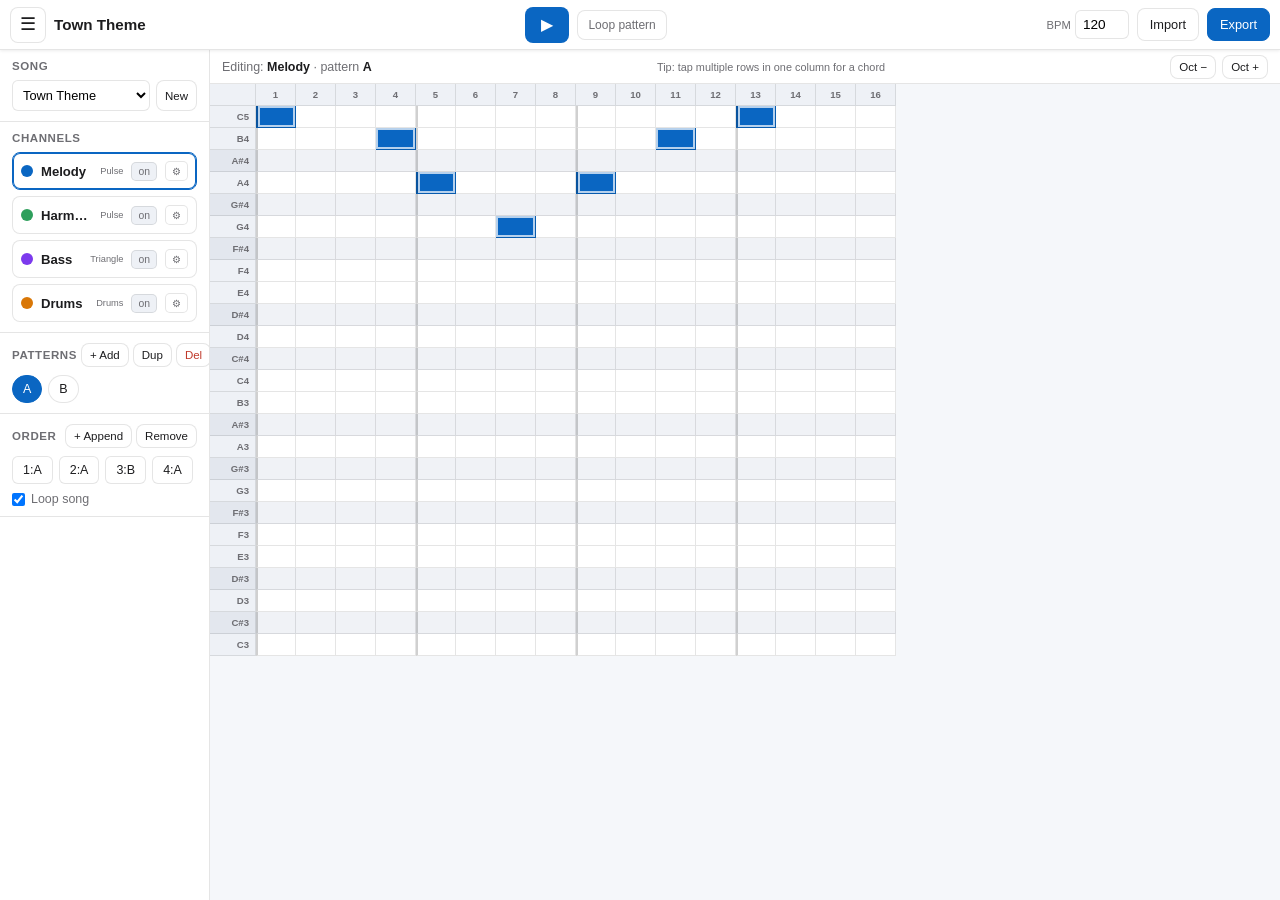
<file: tracker.html>
<!DOCTYPE html>
<html lang="en">
<head>
    <meta charset="UTF-8">
    <meta name="viewport" content="width=device-width, initial-scale=1.0, user-scalable=no, viewport-fit=cover">
    <meta name="apple-mobile-web-app-capable" content="yes">
    <meta name="mobile-web-app-capable" content="yes">
    <title>Echoes — Chiptune Studio</title>
    <link rel="stylesheet" href="tracker.css">
</head>
<body>
    <!-- Header -->
    <header class="app-header">
        <div class="header-left">
            <button class="icon-btn" id="sidebarToggle" title="Toggle panel">☰</button>
            <button class="song-title" id="songTitle">Untitled</button>
        </div>

        <div class="header-center">
            <button class="transport-btn" id="playBtn" title="Play / Stop">▶</button>
            <button class="toggle-chip" id="loopPatternBtn" title="Loop the current pattern while editing">Loop pattern</button>
        </div>

        <div class="header-right">
            <label class="tempo">BPM
                <input type="number" id="tempoInput" min="40" max="280" step="1" value="120">
            </label>
            <button class="ghost-btn" id="importBtn">Import</button>
            <button class="primary-btn" id="exportBtn">Export</button>
            <input type="file" id="importFile" accept="application/json,.json" hidden>
        </div>
    </header>

    <!-- Main -->
    <div class="main-area">
        <!-- Sidebar -->
        <aside class="sidebar" id="sidebar">
            <!-- Song switcher -->
            <div class="panel">
                <div class="panel-title">Song</div>
                <div class="song-switch">
                    <select id="songSelect"></select>
                    <button class="ghost-btn sm" id="newSongBtn">New</button>
                </div>
            </div>

            <!-- Channels -->
            <div class="panel">
                <div class="panel-title">Channels</div>
                <div class="channel-list" id="channelList"></div>
            </div>

            <!-- Patterns -->
            <div class="panel">
                <div class="panel-title">
                    Patterns
                    <span class="panel-actions">
                        <button class="ghost-btn sm" id="addPatternBtn">+ Add</button>
                        <button class="ghost-btn sm" id="dupPatternBtn">Dup</button>
                        <button class="ghost-btn sm danger" id="delPatternBtn">Del</button>
                    </span>
                </div>
                <div class="chip-row" id="patternList"></div>
            </div>

            <!-- Order -->
            <div class="panel">
                <div class="panel-title">
                    Order
                    <span class="panel-actions">
                        <button class="ghost-btn sm" id="orderAddBtn">+ Append</button>
                        <button class="ghost-btn sm" id="orderRemoveBtn">Remove</button>
                    </span>
                </div>
                <div class="chip-row" id="orderList"></div>
                <label class="loop-row">
                    <input type="checkbox" id="loopSongChk" checked> Loop song
                </label>
            </div>
        </aside>

        <!-- Canvas -->
        <div class="canvas-container">
            <div class="canvas-bar">
                <span class="editing-label">Editing:
                    <b id="editingChannel">Melody</b> ·
                    pattern <b id="editingPattern">A</b>
                </span>
                <span class="hint" id="chordHint">Tip: tap multiple rows in one column for a chord</span>
                <span class="octave-ctrl" id="octaveCtrl">
                    <button class="ghost-btn sm" id="octDown">Oct −</button>
                    <button class="ghost-btn sm" id="octUp">Oct +</button>
                </span>
            </div>
            <div class="grid-wrap" id="gridWrap">
                <div class="grid" id="grid"></div>
            </div>
        </div>
    </div>

    <!-- Channel settings modal -->
    <div class="modal" id="channelModal">
        <div class="modal-content">
            <div class="modal-title" id="channelModalTitle">Channel</div>

            <!-- Instrument -->
            <div class="form-group">
                <label>Instrument</label>
                <div class="seg seg-wrap" id="instrumentSeg">
                    <button data-type="pulse">Pulse</button>
                    <button data-type="triangle">Triangle</button>
                    <button data-type="bell">Bell</button>
                    <button data-type="strings">Strings</button>
                    <button data-type="choir">Choir</button>
                    <button data-type="noise">Drums</button>
                </div>
            </div>

            <!-- Pulse: duty -->
            <div class="form-group" id="dutyGroup">
                <label>Duty cycle (pulse tone)</label>
                <div class="seg" id="dutySeg">
                    <button data-duty="0.125">12.5%</button>
                    <button data-duty="0.25">25%</button>
                    <button data-duty="0.5">50%</button>
                    <button data-duty="0.75">75%</button>
                </div>
            </div>

            <!-- Bell: ring-out -->
            <div class="form-group" id="bellDecayGroup">
                <label>Bell ring-out <span id="bellDecayVal">1.3</span>×</label>
                <input type="range" id="bellDecayRange" min="0.4" max="2.5" step="0.1" value="1.3">
            </div>

            <!-- Strings -->
            <div class="form-group" id="strAttackGroup">
                <label>Strings attack <span id="strAttackVal">0.06</span>s</label>
                <input type="range" id="strAttackRange" min="0.01" max="0.40" step="0.01" value="0.06">
            </div>
            <div class="form-group" id="strReleaseGroup">
                <label>Strings release <span id="strReleaseVal">0.40</span>s</label>
                <input type="range" id="strReleaseRange" min="0.10" max="1.20" step="0.05" value="0.40">
            </div>
            <div class="form-group" id="strDetuneGroup">
                <label>Ensemble detune <span id="strDetuneVal">8</span>¢</label>
                <input type="range" id="strDetuneRange" min="0" max="20" step="1" value="8">
            </div>

            <!-- Choir -->
            <div class="form-group" id="choVowelGroup">
                <label>Choir vowel</label>
                <div class="seg" id="vowelSeg">
                    <button data-vowel="ah">Ah</button>
                    <button data-vowel="oo">Oo</button>
                    <button data-vowel="ee">Ee</button>
                </div>
            </div>
            <div class="form-group" id="choAttackGroup">
                <label>Choir attack <span id="choAttackVal">0.07</span>s</label>
                <input type="range" id="choAttackRange" min="0.01" max="0.40" step="0.01" value="0.07">
            </div>
            <div class="form-group" id="choReleaseGroup">
                <label>Choir release <span id="choReleaseVal">0.50</span>s</label>
                <input type="range" id="choReleaseRange" min="0.10" max="1.20" step="0.05" value="0.50">
            </div>

            <!-- Echo (works on any instrument) -->
            <div class="form-group" id="echoOnGroup">
                <label>Echo</label>
                <div class="seg" id="echoSeg">
                    <button data-echo="0">Off</button>
                    <button data-echo="1">On</button>
                </div>
            </div>
            <div class="form-group" id="echoBeatsGroup">
                <label>Echo delay <span id="echoBeatsVal">½</span> beat</label>
                <div class="seg" id="echoBeatsSeg">
                    <button data-beats="0.5">½</button>
                    <button data-beats="0.75">¾</button>
                    <button data-beats="1">1</button>
                    <button data-beats="1.5">1½</button>
                </div>
            </div>
            <div class="form-group" id="echoFbGroup">
                <label>Echo repeats <span id="echoFbVal">0.40</span></label>
                <input type="range" id="echoFbRange" min="0" max="0.9" step="0.05" value="0.4">
            </div>
            <div class="form-group" id="echoMixGroup">
                <label>Echo mix <span id="echoMixVal">0.35</span></label>
                <input type="range" id="echoMixRange" min="0" max="1" step="0.05" value="0.35">
            </div>

            <!-- Volume (always) -->
            <div class="form-group">
                <label>Volume <span id="volVal">0.80</span></label>
                <input type="range" id="volRange" min="0" max="1" step="0.05" value="0.8">
            </div>

            <div class="button-group">
                <button class="secondary" id="channelModalClose">Done</button>
            </div>
        </div>
    </div>

    <div class="toast" id="toast"></div>

    <script type="module" src="tracker.js"></script>
</body>
</html>
</file>
<file: tracker.css>
/* ============================================
   Echoes — Chiptune Studio (editor styles)
   Light theme adapted from the provided reference.
   Optimized for a phone held in landscape.
   ============================================ */

* { margin: 0; padding: 0; box-sizing: border-box; -webkit-tap-highlight-color: transparent; }

:root {
    --bg: #F5F7FA;
    --surface: #FFFFFF;
    --surface-2: #EEF1F6;
    --text: #1D1D1F;
    --text-soft: #6E6E73;
    --border: rgba(0,0,0,0.10);
    --border-strong: rgba(0,0,0,0.18);
    --accent: #0A66C2;
    --accent-hover: #084A8E;

    /* channel colors */
    --ch-pulse1: #0A66C2;   /* Melody  */
    --ch-pulse2: #2E9F5C;   /* Harmony */
    --ch-triangle: #7C3AED; /* Bass    */
    --ch-noise: #D97706;    /* Drums   */

    --shadow-sm: 0 1px 3px rgba(0,0,0,0.08);
    --shadow-md: 0 6px 24px rgba(0,0,0,0.12);

    --header-h: 50px;
    --sidebar-w: 210px;
}

html, body { height: 100%; }
body {
    font-family: -apple-system, BlinkMacSystemFont, 'Segoe UI', Roboto, sans-serif;
    background: var(--bg);
    color: var(--text);
    overflow: hidden;
    display: flex;
    flex-direction: column;
    user-select: none;
    -webkit-user-select: none;
    touch-action: manipulation;
}

/* ---------- Header ---------- */
.app-header {
    height: var(--header-h);
    flex: 0 0 var(--header-h);
    background: var(--surface);
    border-bottom: 1px solid var(--border);
    box-shadow: var(--shadow-sm);
    display: flex;
    align-items: center;
    justify-content: space-between;
    padding: 0 10px;
    gap: 8px;
    z-index: 20;
}
.header-left, .header-center, .header-right { display: flex; align-items: center; gap: 8px; }

.icon-btn {
    width: 36px; height: 36px;
    border: 1px solid var(--border);
    background: var(--surface);
    border-radius: 8px;
    font-size: 1.1rem;
    color: var(--text);
    cursor: pointer;
}
.icon-btn:active { background: var(--surface-2); }

.song-title {
    font-size: 0.95rem;
    font-weight: 600;
    color: var(--text);
    background: none;
    border: none;
    border-bottom: 1px dashed transparent;
    cursor: pointer;
    max-width: 30vw;
    overflow: hidden;
    text-overflow: ellipsis;
    white-space: nowrap;
}
.song-title:active { border-bottom-color: var(--accent); }

.transport-btn {
    width: 44px; height: 36px;
    border: none;
    background: var(--accent);
    color: #fff;
    border-radius: 8px;
    font-size: 1rem;
    cursor: pointer;
}
.transport-btn.playing { background: #C0392B; }

.toggle-chip {
    font-size: 0.75rem;
    padding: 7px 10px;
    border-radius: 8px;
    border: 1px solid var(--border);
    background: var(--surface);
    color: var(--text-soft);
    cursor: pointer;
    white-space: nowrap;
}
.toggle-chip.active {
    background: var(--accent);
    color: #fff;
    border-color: var(--accent);
}

.tempo {
    font-size: 0.7rem;
    color: var(--text-soft);
    display: flex;
    align-items: center;
    gap: 4px;
}
.tempo input {
    width: 54px;
    padding: 6px;
    border: 1px solid var(--border);
    border-radius: 6px;
    font-size: 0.85rem;
    text-align: center;
}

.primary-btn, .ghost-btn, .secondary {
    font-size: 0.8rem;
    padding: 8px 12px;
    border-radius: 8px;
    cursor: pointer;
    border: 1px solid var(--border);
    background: var(--surface);
    color: var(--text);
    white-space: nowrap;
}
.primary-btn { background: var(--accent); color: #fff; border-color: var(--accent); }
.primary-btn:active { background: var(--accent-hover); }
.ghost-btn:active, .secondary:active { background: var(--surface-2); }
.ghost-btn.sm { font-size: 0.72rem; padding: 5px 8px; }
.ghost-btn.danger { color: #C0392B; }

/* ---------- Main area ---------- */
.main-area {
    flex: 1 1 auto;
    display: flex;
    min-height: 0;
}

/* ---------- Sidebar ---------- */
.sidebar {
    width: var(--sidebar-w);
    flex: 0 0 var(--sidebar-w);
    background: var(--surface);
    border-right: 1px solid var(--border);
    overflow-y: auto;
    transition: margin-left 0.2s ease;
}
.sidebar.collapsed { margin-left: calc(-1 * var(--sidebar-w)); }

.panel {
    padding: 10px 12px;
    border-bottom: 1px solid var(--border);
}
.panel-title {
    font-size: 0.72rem;
    text-transform: uppercase;
    letter-spacing: 0.05em;
    color: var(--text-soft);
    font-weight: 700;
    margin-bottom: 8px;
    display: flex;
    align-items: center;
    justify-content: space-between;
    gap: 4px;
}
.panel-actions { display: flex; gap: 4px; }

.song-switch { display: flex; gap: 6px; }
.song-switch select {
    flex: 1;
    padding: 6px;
    border: 1px solid var(--border);
    border-radius: 6px;
    font-size: 0.8rem;
    background: var(--surface);
}

/* Channels */
.channel-list { display: flex; flex-direction: column; gap: 6px; }
.channel-row {
    display: flex;
    align-items: center;
    gap: 8px;
    padding: 8px;
    border: 1px solid var(--border);
    border-radius: 8px;
    cursor: pointer;
    background: var(--surface);
}
.channel-row.selected { border-color: var(--accent); box-shadow: inset 0 0 0 1px var(--accent); }
.channel-dot { width: 12px; height: 12px; border-radius: 50%; flex: 0 0 auto; }
.channel-name {
    font-size: 0.82rem;
    font-weight: 600;
    flex: 1 1 auto;
    min-width: 0;
    overflow: hidden;
    text-overflow: ellipsis;
    white-space: nowrap;
}
.channel-type {
    font-size: 0.58rem;
    color: var(--text-soft);
    text-transform: capitalize;
    flex: 0 0 auto;
}
.channel-row.muted .channel-name { color: var(--text-soft); text-decoration: line-through; }
.mini-btn {
    font-size: 0.65rem;
    padding: 3px 6px;
    border: 1px solid var(--border);
    border-radius: 5px;
    background: var(--surface);
    color: var(--text-soft);
    cursor: pointer;
}
.mini-btn.on { background: var(--surface-2); }

/* Chips (patterns + order) */
.chip-row { display: flex; flex-wrap: wrap; gap: 6px; }
.chip {
    font-size: 0.78rem;
    padding: 6px 10px;
    border: 1px solid var(--border);
    border-radius: 14px;
    background: var(--surface);
    cursor: pointer;
}
.chip.selected { background: var(--accent); color: #fff; border-color: var(--accent); }
.chip.order-chip { border-radius: 6px; }

.loop-row {
    display: flex;
    align-items: center;
    gap: 6px;
    font-size: 0.78rem;
    color: var(--text-soft);
    margin-top: 8px;
}

/* ---------- Canvas ---------- */
.canvas-container {
    flex: 1 1 auto;
    display: flex;
    flex-direction: column;
    min-width: 0;
    background: var(--bg);
}
.canvas-bar {
    height: 34px;
    flex: 0 0 34px;
    display: flex;
    align-items: center;
    justify-content: space-between;
    padding: 0 12px;
    font-size: 0.78rem;
    color: var(--text-soft);
    border-bottom: 1px solid var(--border);
    background: var(--surface);
    gap: 10px;
}
.editing-label { flex: 0 0 auto; }
.editing-label b { color: var(--text); }
.canvas-bar .hint {
    flex: 1 1 auto;
    text-align: center;
    font-size: 0.68rem;
    color: var(--text-soft);
    overflow: hidden;
    text-overflow: ellipsis;
    white-space: nowrap;
}
.octave-ctrl { display: flex; gap: 6px; flex: 0 0 auto; }
.octave-ctrl.hidden { display: none; }

.grid-wrap {
    flex: 1 1 auto;
    overflow: auto;
    position: relative;
}

/* The step grid is a CSS grid: a label column + N step columns. */
.grid {
    display: grid;
    /* --steps and --cols set inline by JS */
    grid-template-columns: 46px repeat(var(--steps), 40px);
    width: max-content;
}

.gcell {
    height: 22px;
    border-right: 1px solid var(--border);
    border-bottom: 1px solid var(--border);
    display: flex;
    align-items: center;
    justify-content: center;
    font-size: 0.6rem;
    color: var(--text-soft);
    background: var(--surface);
}

/* Header row (step numbers) */
.hcell {
    position: sticky;
    top: 0;
    z-index: 3;
    font-weight: 700;
    background: var(--surface-2);
}
/* Label column (note / drum names) */
.lcell {
    position: sticky;
    left: 0;
    z-index: 2;
    background: var(--surface-2);
    font-weight: 600;
    justify-content: flex-end;
    padding-right: 6px;
}
.lcell.black { background: #E3E7EE; color: var(--text-soft); }
/* Top-left corner */
.corner {
    position: sticky;
    top: 0; left: 0;
    z-index: 4;
    background: var(--surface-2);
}

/* Note cells */
.cell { cursor: pointer; background: var(--surface); }
.cell.black { background: #F0F2F6; }
.cell.beat { border-left: 2px solid var(--border-strong); }
.cell.active { box-shadow: inset 0 0 0 2px rgba(255,255,255,0.7); }
.cell.playcol { background: rgba(10,102,194,0.08); }
.cell.playcol.black { background: rgba(10,102,194,0.12); }

/* Active cell colors per channel (set via grid data-attr on .grid) */
.grid[data-ch="pulse1"]   .cell.active { background: var(--ch-pulse1); }
.grid[data-ch="pulse2"]   .cell.active { background: var(--ch-pulse2); }
.grid[data-ch="triangle"] .cell.active { background: var(--ch-triangle); }
.grid[data-ch="noise"]    .cell.active { background: var(--ch-noise); }

/* ---------- Modal ---------- */
.modal {
    position: fixed;
    inset: 0;
    background: rgba(0,0,0,0.35);
    display: none;
    align-items: center;
    justify-content: center;
    z-index: 50;
}
.modal.open { display: flex; }
.modal-content {
    background: var(--surface);
    border-radius: 12px;
    padding: 18px;
    width: min(360px, 86vw);
    max-height: 88vh;
    overflow-y: auto;
    box-shadow: var(--shadow-md);
}
.modal-title { font-size: 1rem; font-weight: 700; margin-bottom: 14px; }
.form-group { margin-bottom: 14px; }
.form-group > label { display: block; font-size: 0.78rem; color: var(--text-soft); margin-bottom: 6px; }
.form-group > label span { color: var(--text); font-weight: 600; }
.seg { display: flex; gap: 6px; }
.seg.seg-wrap { flex-wrap: wrap; }
.seg.seg-wrap button { flex: 1 1 28%; min-width: 0; }
.seg button {
    flex: 1;
    padding: 8px 0;
    border: 1px solid var(--border);
    border-radius: 6px;
    background: var(--surface);
    font-size: 0.78rem;
    cursor: pointer;
}
.seg button.active { background: var(--accent); color: #fff; border-color: var(--accent); }
input[type="range"] { width: 100%; }
.button-group { display: flex; justify-content: flex-end; gap: 8px; margin-top: 6px; }
.form-group.hidden { display: none; }

/* ---------- Toast ---------- */
.toast {
    position: fixed;
    bottom: 14px;
    left: 50%;
    transform: translateX(-50%) translateY(20px);
    background: #1D1D1F;
    color: #fff;
    font-size: 0.8rem;
    padding: 8px 16px;
    border-radius: 8px;
    opacity: 0;
    pointer-events: none;
    transition: opacity 0.2s, transform 0.2s;
    z-index: 60;
}
.toast.show { opacity: 1; transform: translateX(-50%) translateY(0); }
</file>
